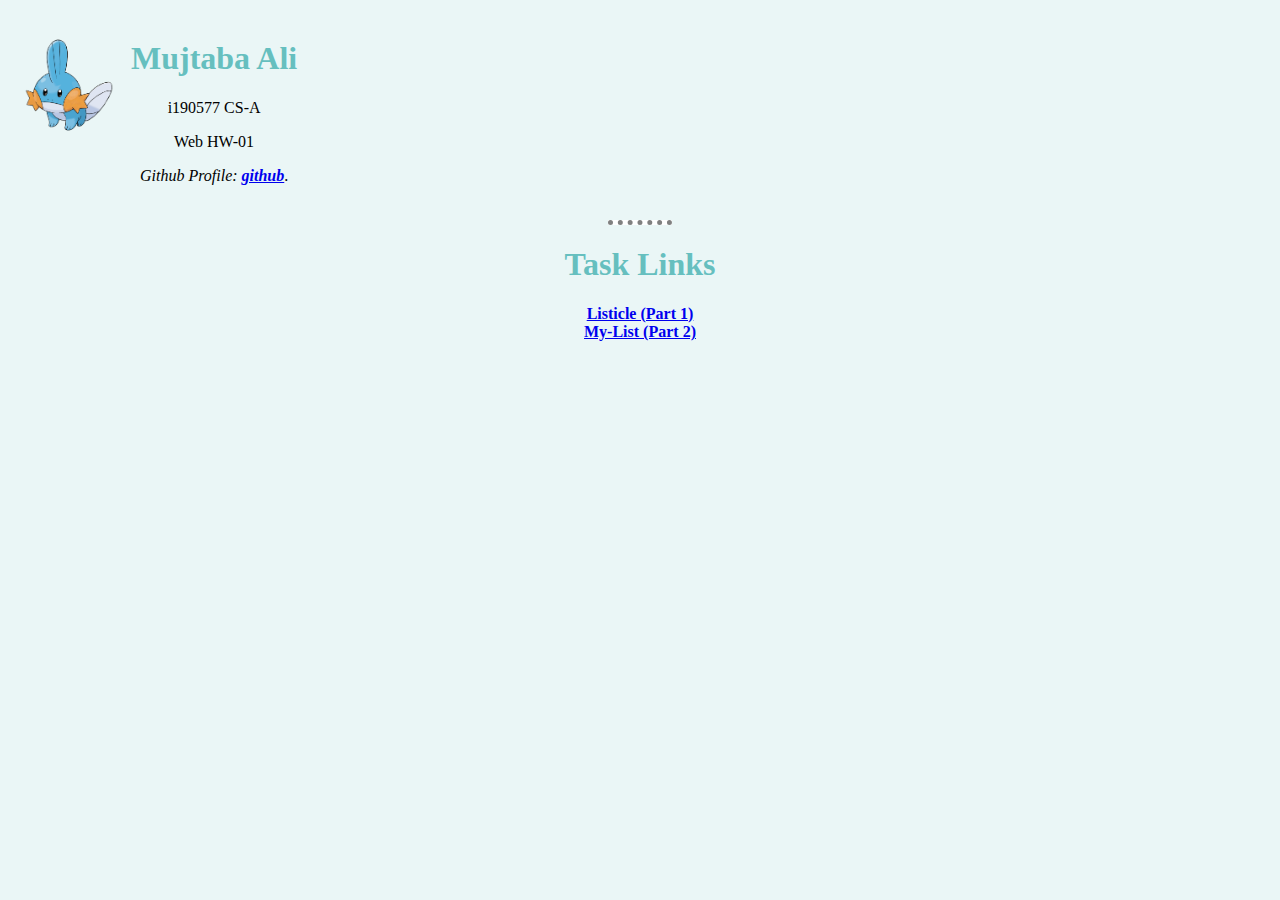
<file: index.html>
<!DOCTYPE html>
<html lang="en" dir="ltr">

<head>
  <meta charset="utf-8">
  <title>Mujtaba Ali - HW-01</title>
  <link rel="icon" type="icon" href="images/mudkip.png">
  <link rel="stylesheet" href="styles.css">
</head>
<body>
  <table cellspacing="10">
    <tr>
      <td><img class="my-pic" src="images/mudkip.png" alt="sad mudkip image"></td>
      <td>
        <h1>Mujtaba Ali</h1>
        <p>i190577 CS-A</p>
        <p>Web HW-01</p>
        <p><em>Github Profile: <strong><a href="https://github.com/mujtabadustox">github</a></strong></em>.</p>
      </td>
    </tr>
  </table>
  <hr>
  <h1>Task Links</h1>
<a href="listicle.html"><strong>Listicle (Part 1)</strong></a>
<br/>
<a href="my-list.html"><strong>My-List (Part 2)</strong></a>
</body>

</html>
</file>
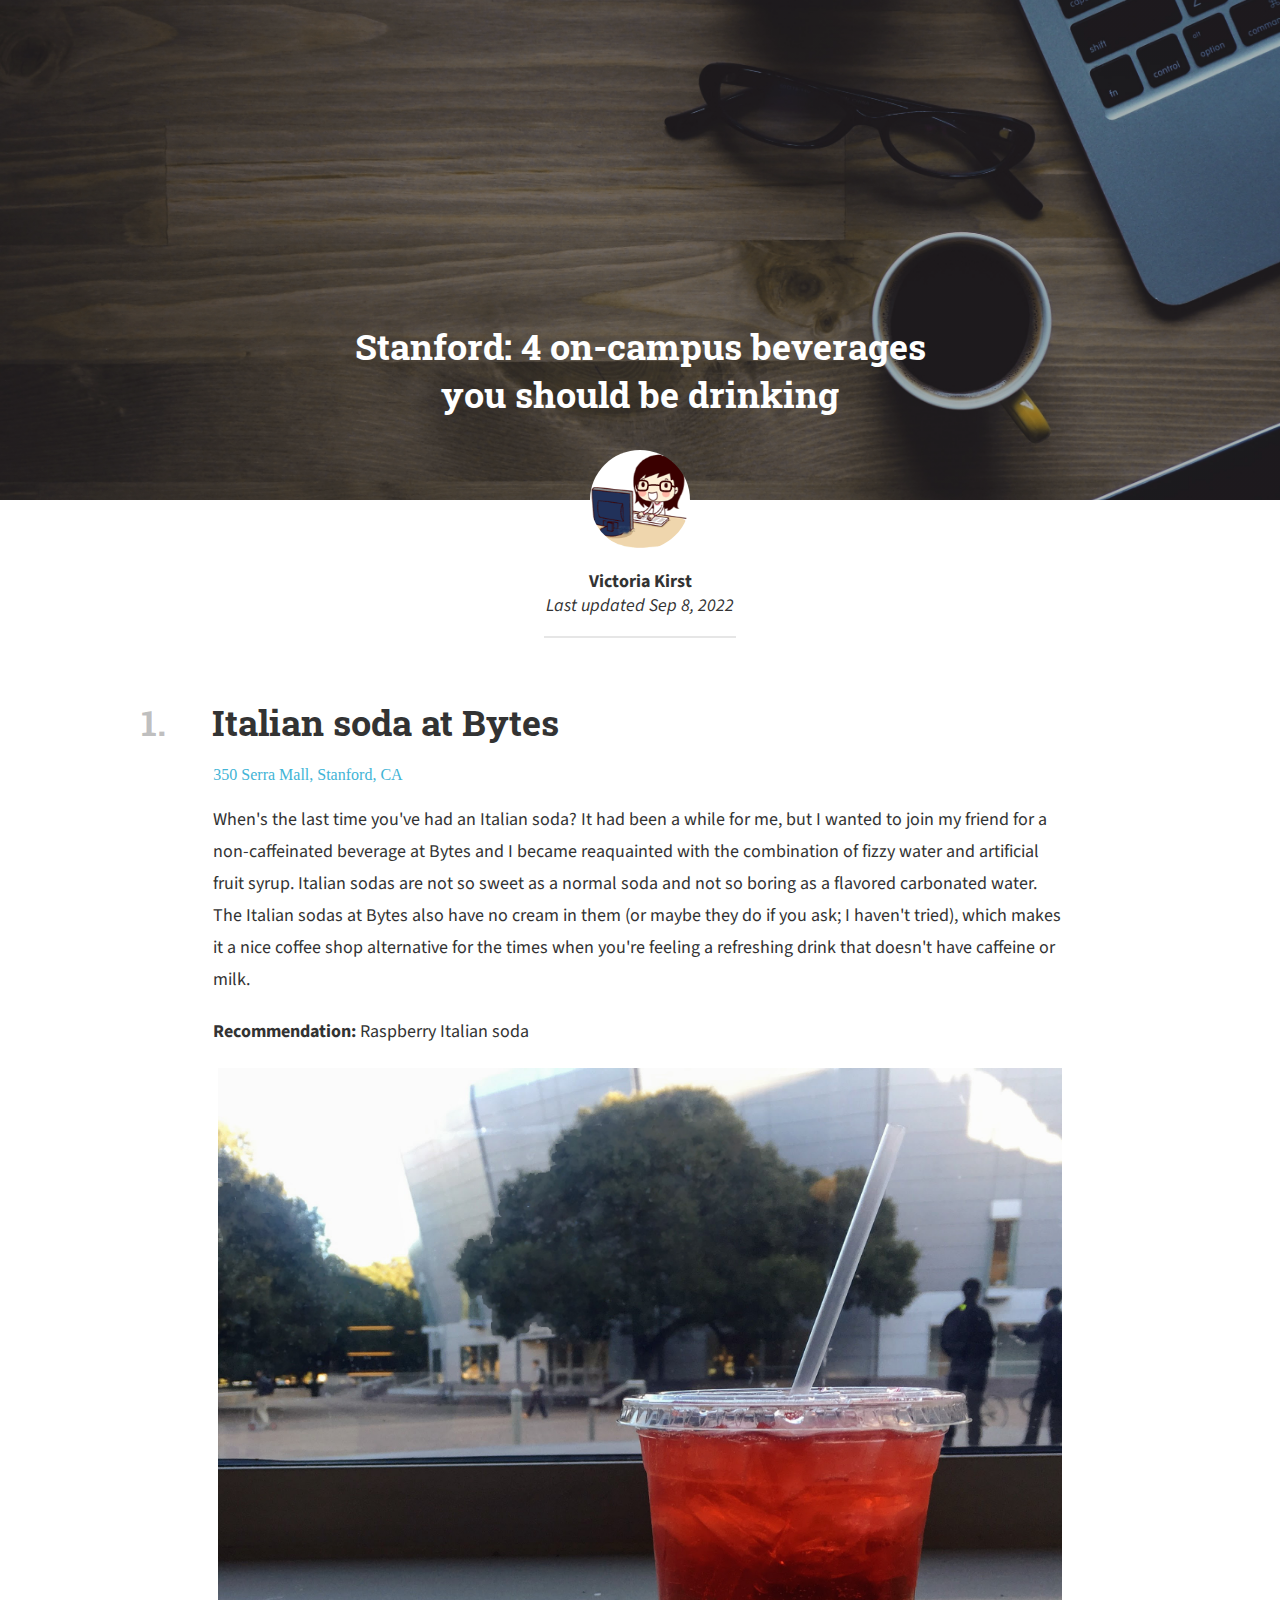
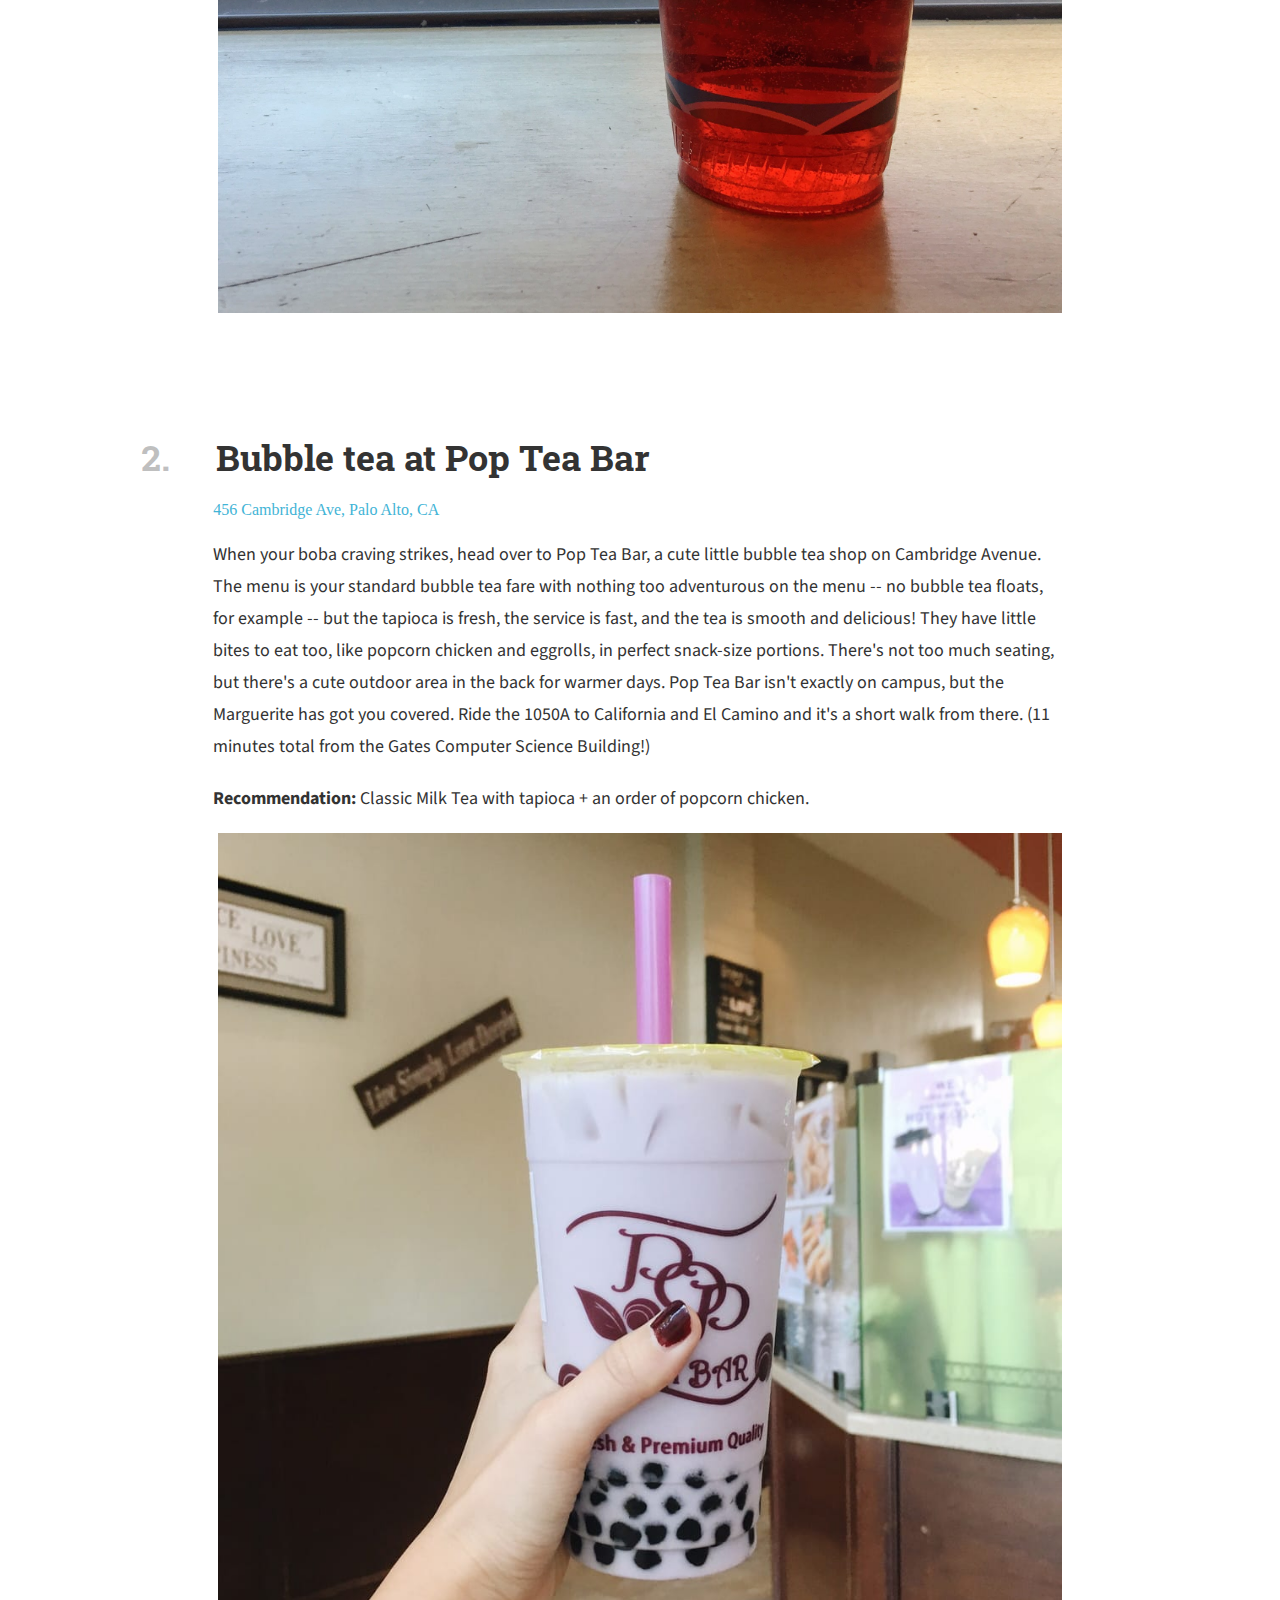
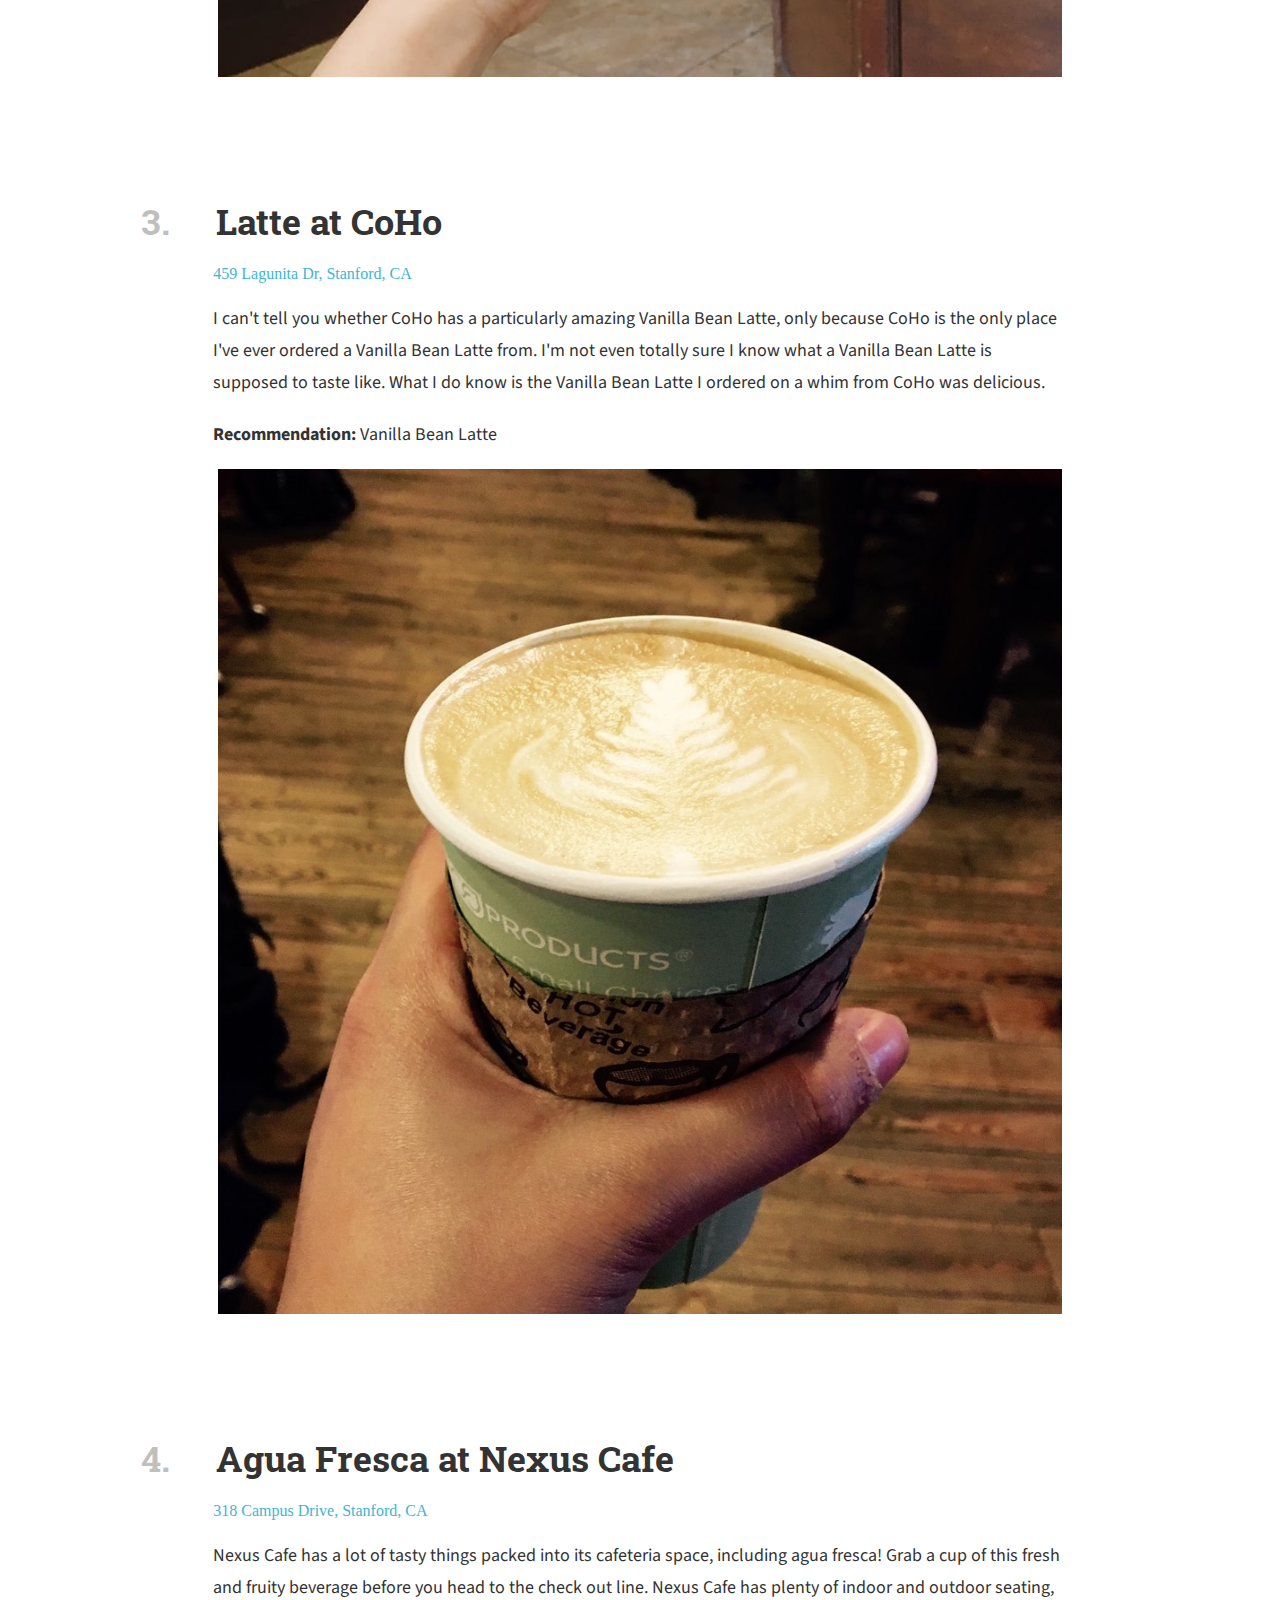
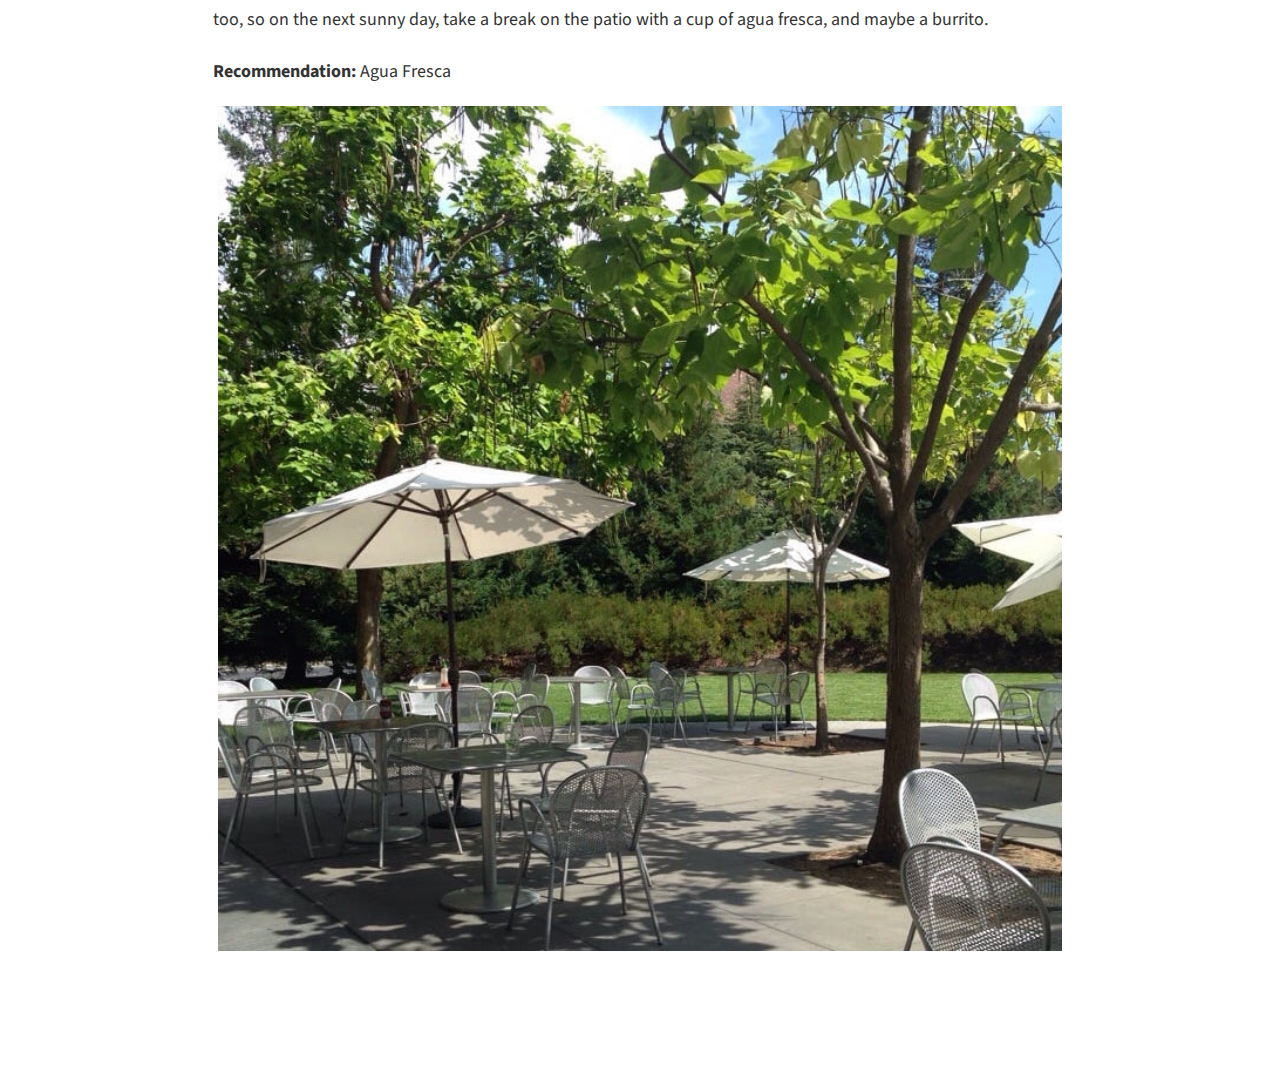
<file: listicle.html>
<!DOCTYPE html>
<html lang="en" dir="ltr">

<head>
  <meta charset="utf-8">
  <title>Listicle</title>
  <link rel="icon" type="icon" href="images/favicon.png">
  <link rel="stylesheet" href="https://fonts.googleapis.com/css2?family=Roboto+Slab:wght@400&family=Source+Sans+Pro:wght@400">
  <link rel="stylesheet" href="listicle-style.css">
</head>

<body>
  <header>

    <h1 class='title-header'>
      Stanford: 4 on-campus beverages you should be drinking
    </h1>
  </header>
  <div>
    <img class='avatar' src="images/vrk.png" id="vrk-img"></img>
    <p class="info">
      <strong>Victoria Kirst</strong>
      <br /><em>Last updated Sep 8, 2022</em>
    </p>
    <hr class="line">
    <div class="content">
      <div class="item-content">
        <div class="cont-head">
          <h2>
            <span class="index-number">1.</span>
            <span class="item-title">Italian soda at Bytes</span>
          </h2>
        </div>
        <div class="cont">
          <a href=" https://goo.gl/maps/EjneHBEPksw">350 Serra Mall, Stanford, CA</a>
          <p>When's the last time you've had an Italian soda? It had been a
            while for me, but I wanted to join my friend for a non-caffeinated
            beverage at Bytes and I became reaquainted with the combination of
            fizzy water and artificial fruit syrup. Italian sodas are not so
            sweet as a normal soda and not so boring as a flavored carbonated
            water. The Italian sodas at Bytes also have no cream in them
            (or maybe they do if you ask; I haven't tried), which makes
            it a nice coffee shop alternative for the times when you're
            feeling a refreshing drink that doesn't have caffeine or milk.
          </p>
          <p class="recommendation"><strong>Recommendation:</strong> Raspberry Italian soda</p>
        </div>
        <img class='igs' src="images/italian-soda.jpg" alt="italian soda"></img>
      </div>

      <div class="item-content">
        <div class="cont-head">
          <h2>
            <span class="index-number">2.</span>
            <span class="item-title">Bubble tea at Pop Tea Bar</span>
          </h2>
        </div>
        <div class="cont">
          <a href="https://goo.gl/maps/3jHRC2umZCy">456 Cambridge Ave, Palo Alto, CA</a>
          <p>When your boba craving strikes, head over to Pop Tea Bar, a cute little bubble tea shop on Cambridge Avenue. The menu is your standard bubble tea fare with nothing too adventurous on the menu -- no bubble tea floats, for example -- but
            the
            tapioca is fresh, the service is fast, and the tea is smooth and delicious! They have little bites to eat too, like popcorn chicken and eggrolls, in perfect snack-size portions. There's not too much seating, but there's a cute outdoor
            area
            in the back for warmer days.

            Pop Tea Bar isn't exactly on campus, but the Marguerite has got you covered. Ride the 1050A to California and El Camino and it's a short walk from there. (11 minutes total from the Gates Computer Science Building!)
          </p>
          <p><strong>Recommendation:</strong> Classic Milk Tea with tapioca + an order of popcorn chicken.</p>
        </div>
        <img class='igs' src="images/boba.jpg" alt="boba"></img>
      </div>

      <div class="item-content">
        <div class="cont-head">
          <h2>
            <span class="index-number">3.</span>
            <span class="item-title">Latte at CoHo</span>
          </h2>
        </div>
        <div class="cont">
          <a href="https://goo.gl/maps/jaov5FhK5852">459 Lagunita Dr, Stanford, CA</a>
          <p>
            I can't tell you whether CoHo has a particularly amazing Vanilla Bean Latte, only because CoHo is the only place I've ever ordered a Vanilla Bean Latte from. I'm not even totally sure I know what a Vanilla Bean Latte is supposed to taste
            like. What I do know is the Vanilla Bean Latte I ordered on a whim from CoHo was delicious.
          </p>
          <p><strong>Recommendation:</strong> Vanilla Bean Latte</p>
        </div>
        <img class='igs' src="images/coho-coffee.jpg" alt="coho coffee"></img>
      </div>

      <div class="item-content">
        <div class="cont-head">
          <h2>
            <span class="index-number">4.</span>
            <span class="item-title">Agua Fresca at Nexus Cafe</span>
          </h2>
        </div>
        <div class="cont">
          <a href="https://goo.gl/maps/WzJZx183auA2">318 Campus Drive, Stanford, CA</a>
          <p>
            Nexus Cafe has a lot of tasty things packed into its cafeteria space, including agua fresca! Grab a cup of this fresh and fruity beverage before you head to the check out line. Nexus Cafe has plenty of indoor and outdoor seating, too, so
            on
            the next sunny day, take a break on the patio with a cup of agua fresca, and maybe a burrito.
          </p>
          <p><strong>Recommendation:</strong> Agua Fresca</p>
        </div>
        <img class='igs' src="images/nexus-cafe.jpg" alt="nexus cafe"></img>
      </div>
    </div>
  </div>





</body>

</html>
</file>
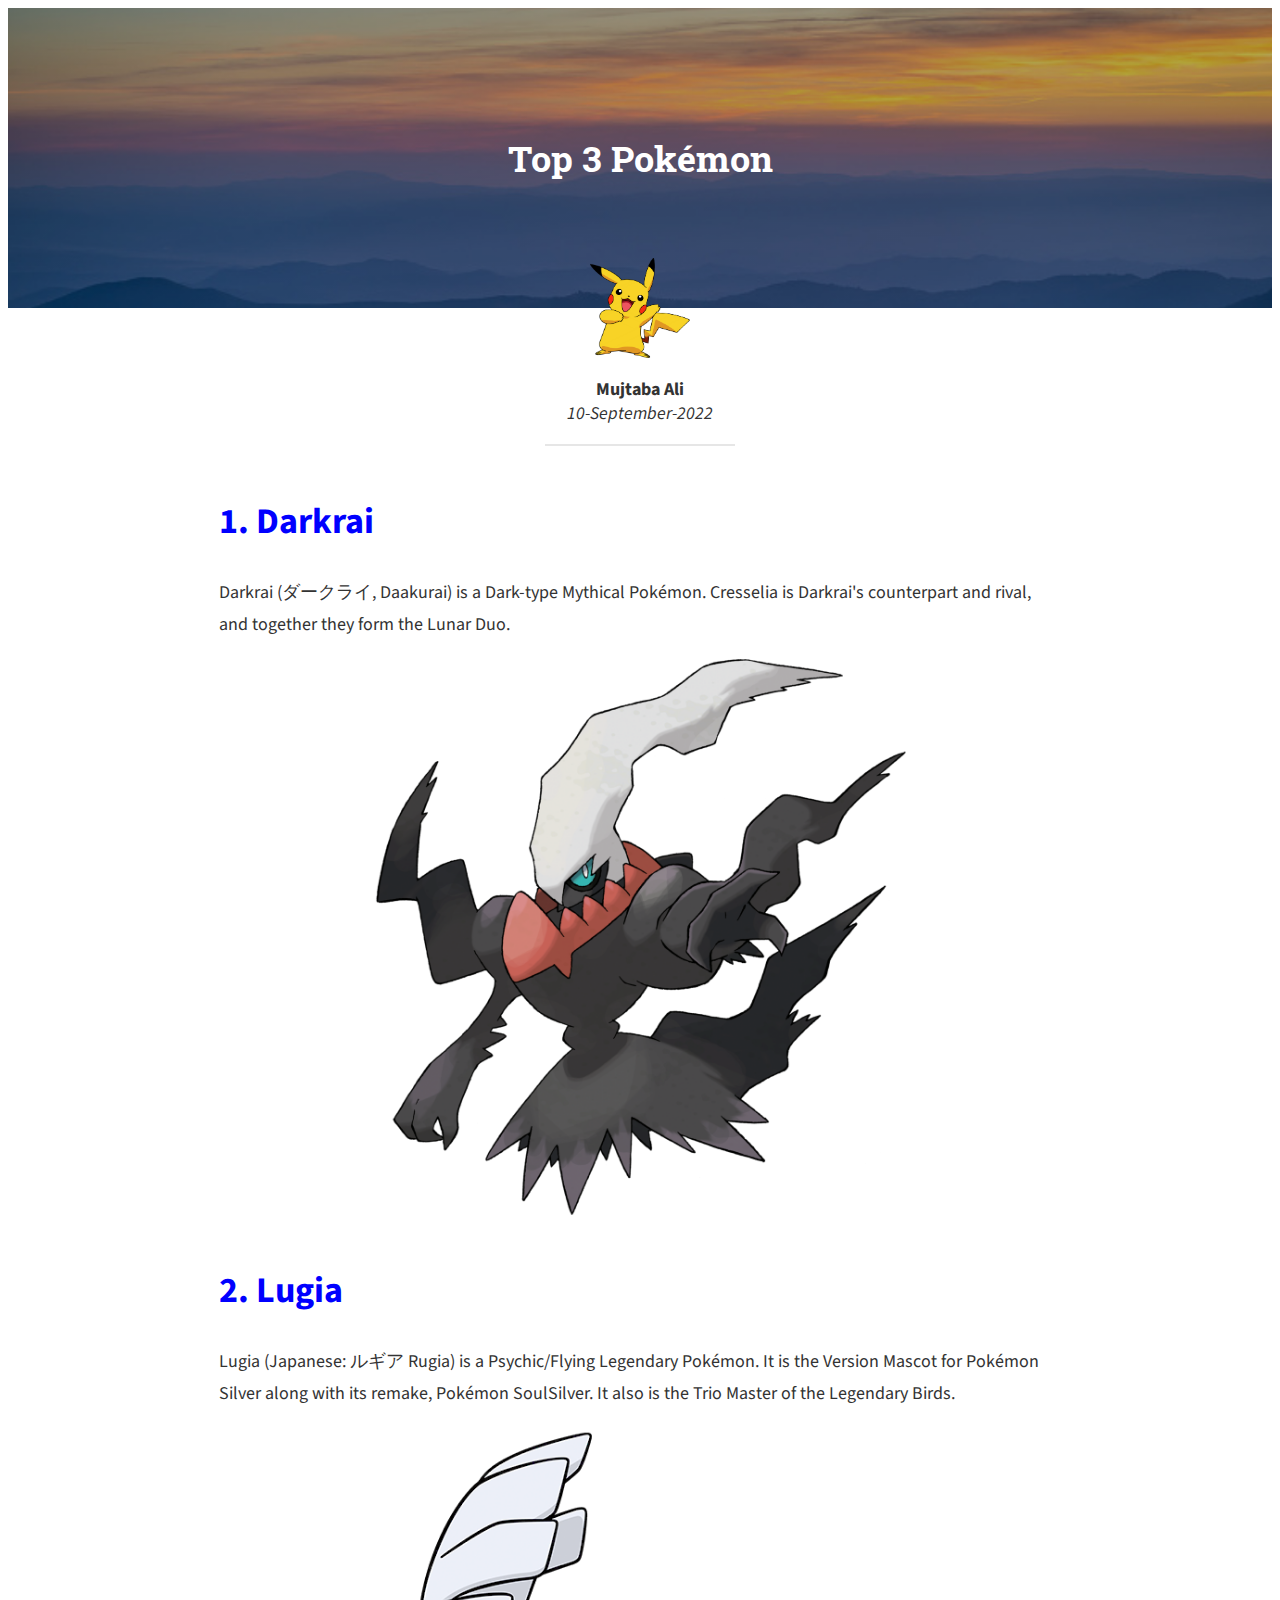
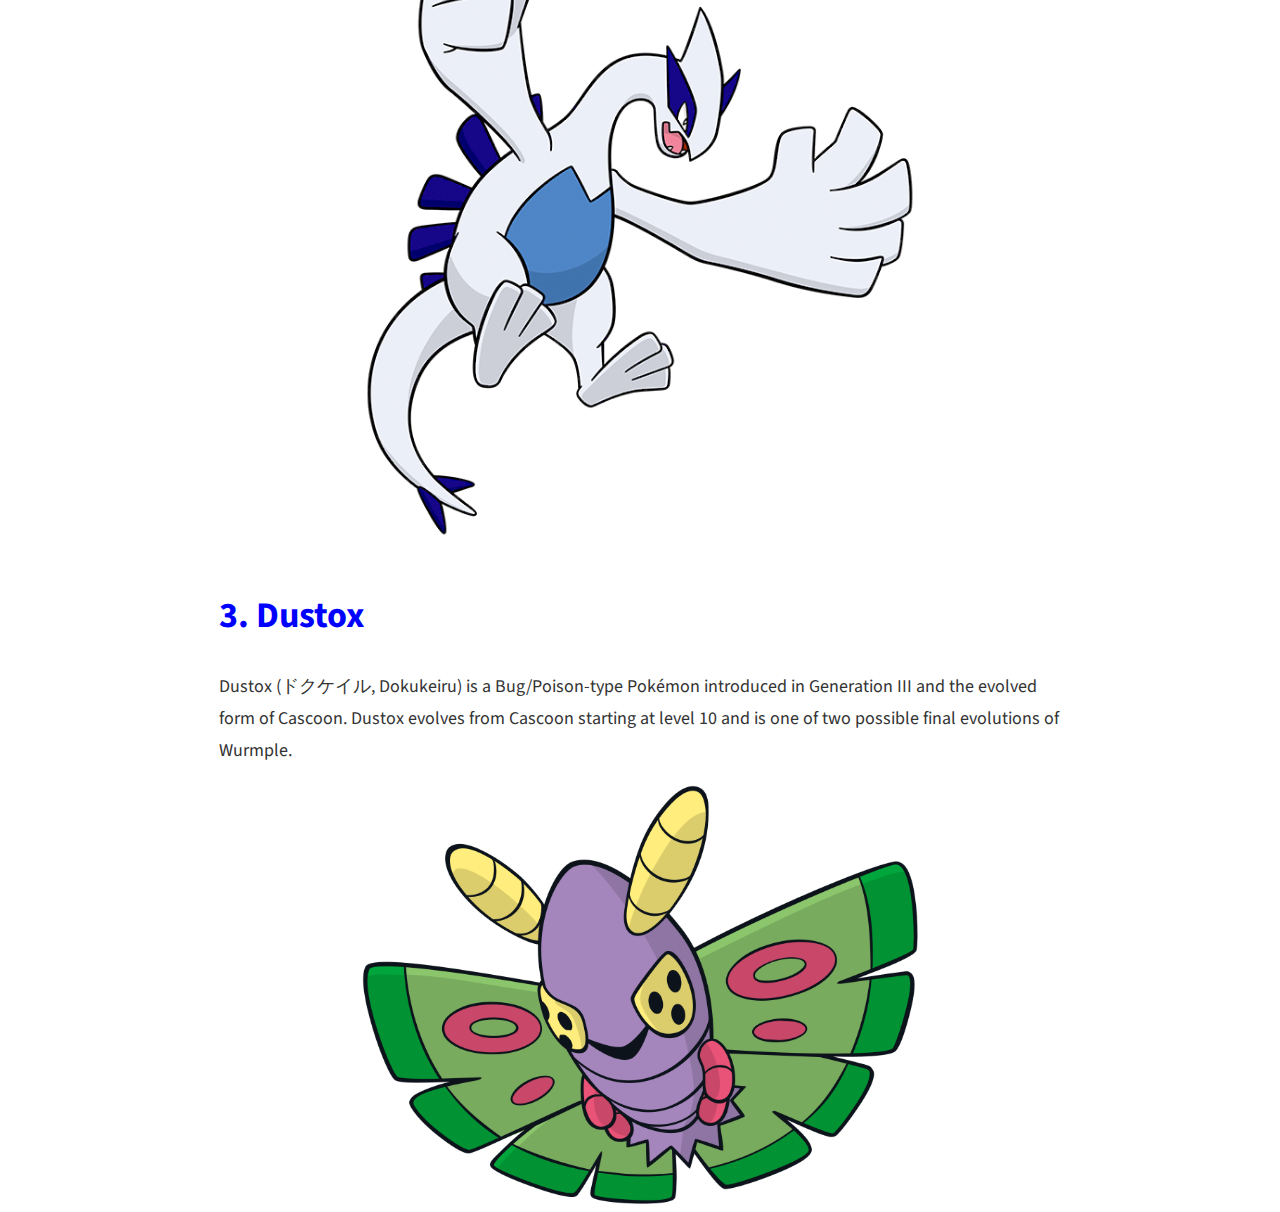
<file: my-list.html>
<!DOCTYPE html>
<html lang="en" dir="ltr">
  <head>
    <meta charset="utf-8">
    <title>My List</title>
    <link rel="icon" type="icon" href="images/pokemon-icon.png">
    <link rel="stylesheet" href="my-list-style.css">
    <link rel="stylesheet" href="https://fonts.googleapis.com/css2?family=Roboto+Slab:wght@400&family=Source+Sans+Pro:wght@400">
  </head>
  <body>
    <header>
        <h1 class="title-header">Top 3 Pokémon</h1>
    </header>

    <div>
      <div class="my-profile">
        <img class='my-pic' src="images/nerd.png"></img>
        <p class="my-info">
          <strong>Mujtaba Ali</strong>
          <br /><em>10-September-2022</em>
        </p>
        <hr class="hr">
        </div>
        <div class="content-full">
        <div class="content">

              <h2>
                1. Darkrai
              </h2>
            <p>
                Darkrai (ダークライ, Daakurai) is a Dark-type Mythical Pokémon. Cresselia is Darkrai's counterpart and rival, and together they form the Lunar Duo.
              </p>

              <img class="other-images" src="images/darkrai.png" alt="darkrai">


        </div>
        </div>

        <div class="content-full">
        <div class="content">

              <h2>
                2. Lugia
              </h2>
            <p>
                Lugia (Japanese: ルギア Rugia) is a Psychic/Flying Legendary Pokémon. It is the Version Mascot for Pokémon Silver along with its remake, Pokémon SoulSilver. It also is the Trio Master of the Legendary Birds.
              </p>

              <img class="other-images" src="images/lugia.png" alt="lugia">


        </div>
        </div>


        <div class="content-full">

        <div class="content">

              <h2>
                3. Dustox
              </h2>
            <p>
              Dustox (ドクケイル, Dokukeiru) is a Bug/Poison-type Pokémon introduced in Generation III and the evolved form of Cascoon.
Dustox evolves from Cascoon starting at level 10 and is one of two possible final evolutions of Wurmple.
              </p>

              <img class="other-images" src="images/dustox.png" alt="dustox">


        </div>
        </div>
        </div>

  </body>
</html>
</file>
<file: styles.css>
body {
  background-color: #EAF6F6;
  text-align: center;
}

h1 {
  color : #66BFBF;
}

h3 {
  color : #66BFBF;
}


hr {
  background-color: white;
  border-style: none;
  border-top-style: dotted;
  border-color: grey;
  border-width: 5px;
  width: 5%;
}

.my-pic {
  height: 100px;
  width: 100px;
  display: block;
  margin-left: auto;
  margin-right: auto;
  margin-top: -50px;
  border-color: white;
  border-width: 1px thick;
}
</file>
<file: listicle-style.css>
body {

margin: auto;

}

.info{
  text-align: center;
  line-height: 24px;
  font-size: 18px;
  color: rgb(51, 51, 51);
  font-family: 'Source Sans Pro', sans-serif;
}

.line{
  border-style: none;
  border-top-style: solid;
  border-color: #e6e6e6;
  border-width: 2px;
  width: 15%;
}


p{

  text-align: left;
  font-family: 'Source Sans Pro', sans-serif;
  font-size: 18px;
  line-height: 32px;
  margin-top: 20px;
  color: rgb(51,51,51);

}

a{
  color: #42b4d6;
  text-decoration: none;
}
a:hover {
  text-decoration:underline;
}

.cont-head{
  padding-left: 11%;
  padding-right: 16.665%;
}

.index-number{
  font-family: 'Roboto Slab', serif;
  font-size: 36px;
  font-weight: bold;
  color: rgba(0, 0,0, 0.25);
  padding-right: 40px;
}

.item-title {

  font-family: 'Roboto Slab', serif;
  font-size: 36px;
  font-weight: bold;
  color: rgb(51, 51, 51);

}

.cont{
  padding-left: 16.665%;
  padding-right: 16.665%;
  text-align: left;
}


.content{
  margin-top: 60px;

}

.item-content {
  margin-bottom: 120px;
}

.recommendation{
  margin-top: 20px;
  margin-bottom: 20px;
}

.avatar {
  height: 100px;
  width: 100px;
  display: block;
  margin-left: auto;
  margin-right: auto;
  margin-top: -50px;
  border-radius: 100%;
  border-color: white;
  border-width: 1px thick;
}

.igs {
  width: 66%;
  display: block;
  margin-left: auto;
  margin-right: auto;
}


.title-header {
  text-align: center;
  max-width: 780px;
  margin-top: -80px;
  position: absolute;
  top: 50%;
  left: 50%;
  transform: translate(-50%, -50%);
  color: white;
  font-family: 'Roboto Slab', serif;
  font-size: 36px;
}

header {
  background-image: linear-gradient(rgba(0, 0, 0, 0.3), rgba(0, 0, 0, 0.3)), url(images/header.jpg);
  background-size: cover;
  background-position: center;
  height: 500px;
  display: flex;
}
</file>
<file: my-list-style.css>
.title-header {
  font-family: "Roboto Slab" , serif ;
  color : white;
  font-size: 36px;
}

header {
  background-image: linear-gradient(rgba(0, 0, 0, 0.3), rgba(0, 0, 0, 0.3)), url(images/myback.jpg);
  background-size: cover;
  background-position: center;
  height: 300px;
  display: flex;
  align-items: center;
  justify-content: center;
}

.my-profile {
  text-align: center;
}

.my-info{
  text-align: center;
  line-height: 24px;
  font-size: 18px;
  color: rgb(51, 51, 51);
  font-family: 'Source Sans Pro', sans-serif;
}


.hr{
  border-style: none;
  border-top-style: solid;
  border-color: #e6e6e6;
  border-width: 2px;
  width: 15%;
}

h2{
  font-family: 'Source Sans Pro', sans-serif;
  font-size: 36px;
  color : blue;
}

.other-images{
  width: 66%;
  display: flex;
  margin-left: auto;
  margin-right: auto;

}

p{

  text-align: left;
  font-family: 'Source Sans Pro', sans-serif;
  font-size: 18px;
  line-height: 32px;
  margin-top: 20px;
  color: rgb(51,51,51);

}

.content-full{
    margin-top: 50px;
    padding-left: 16.665%;
    padding-right: 16.665%;
}

.content{

}

.my-pic {
  height: 100px;
  width: 100px;
  display: block;
  margin-left: auto;
  margin-right: auto;
  margin-top: -50px;
  border-color: white;
  border-width: 1px thick;
}
</file>
